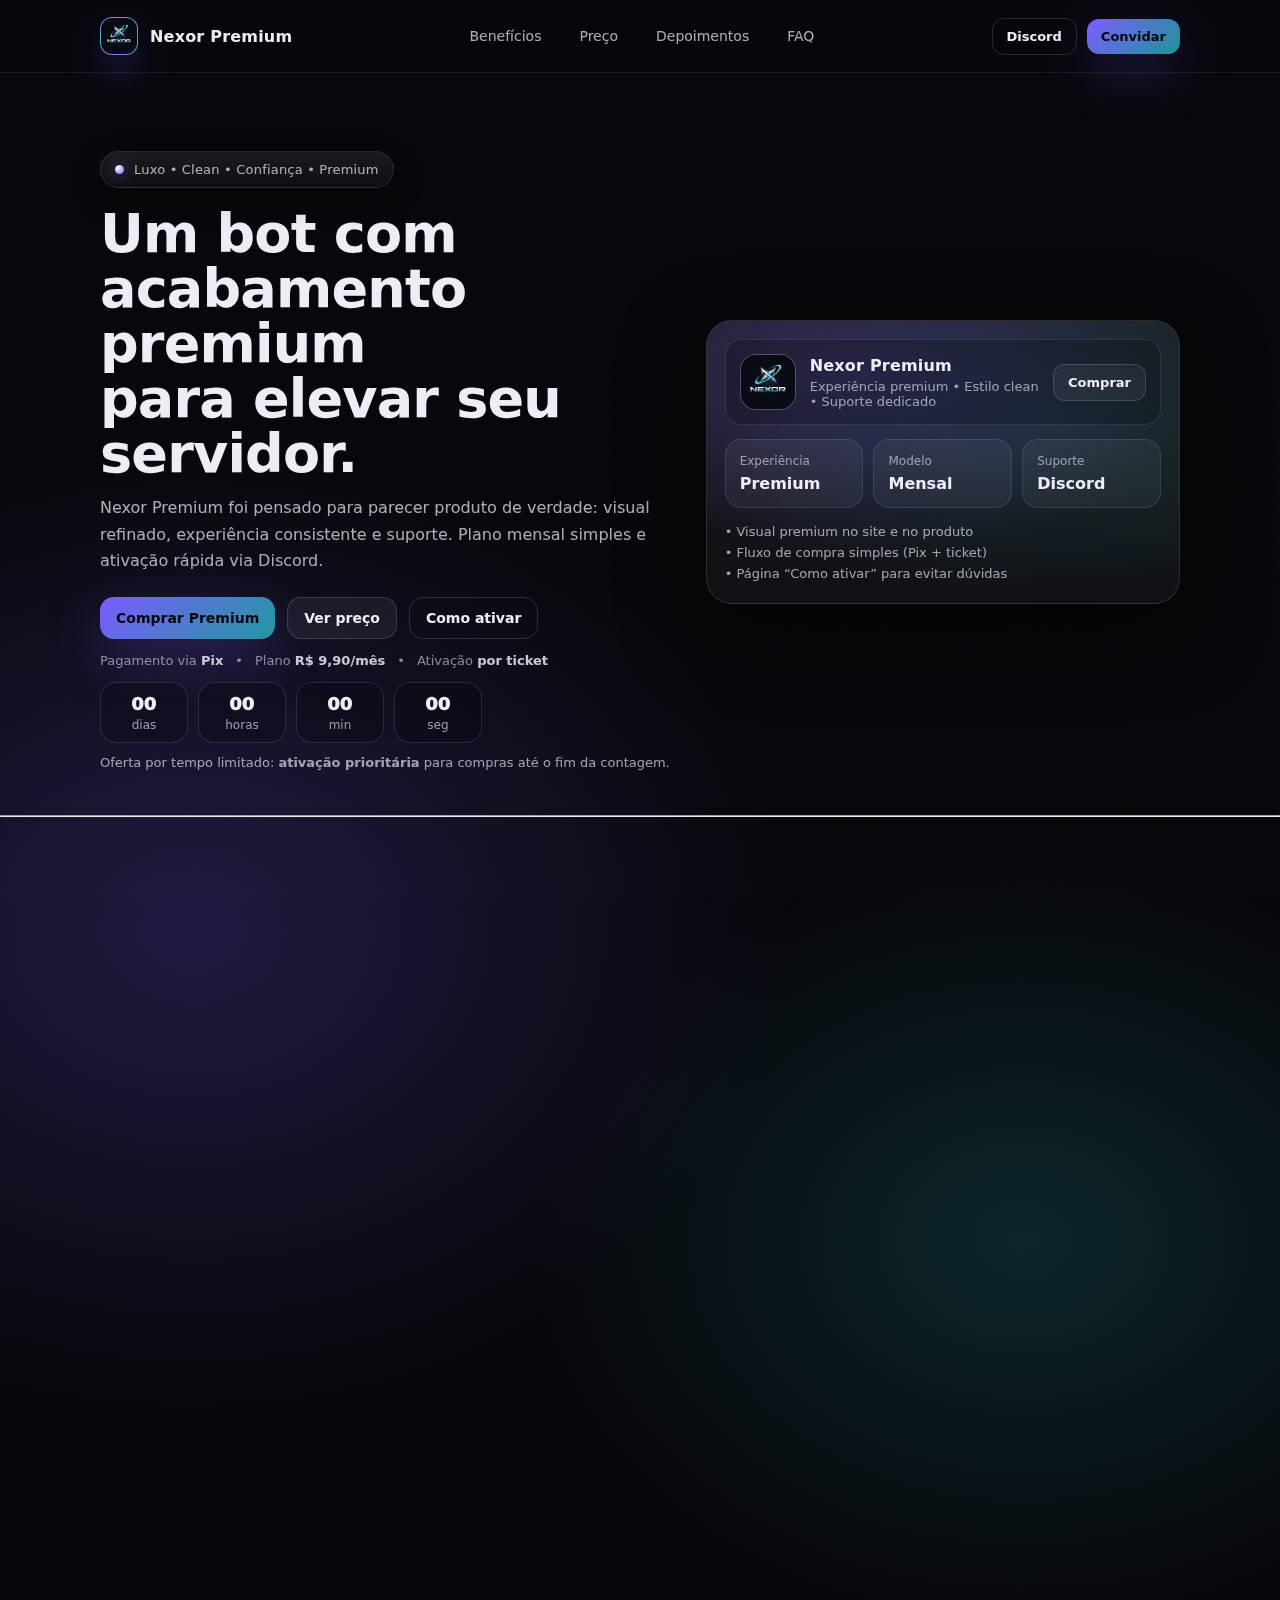
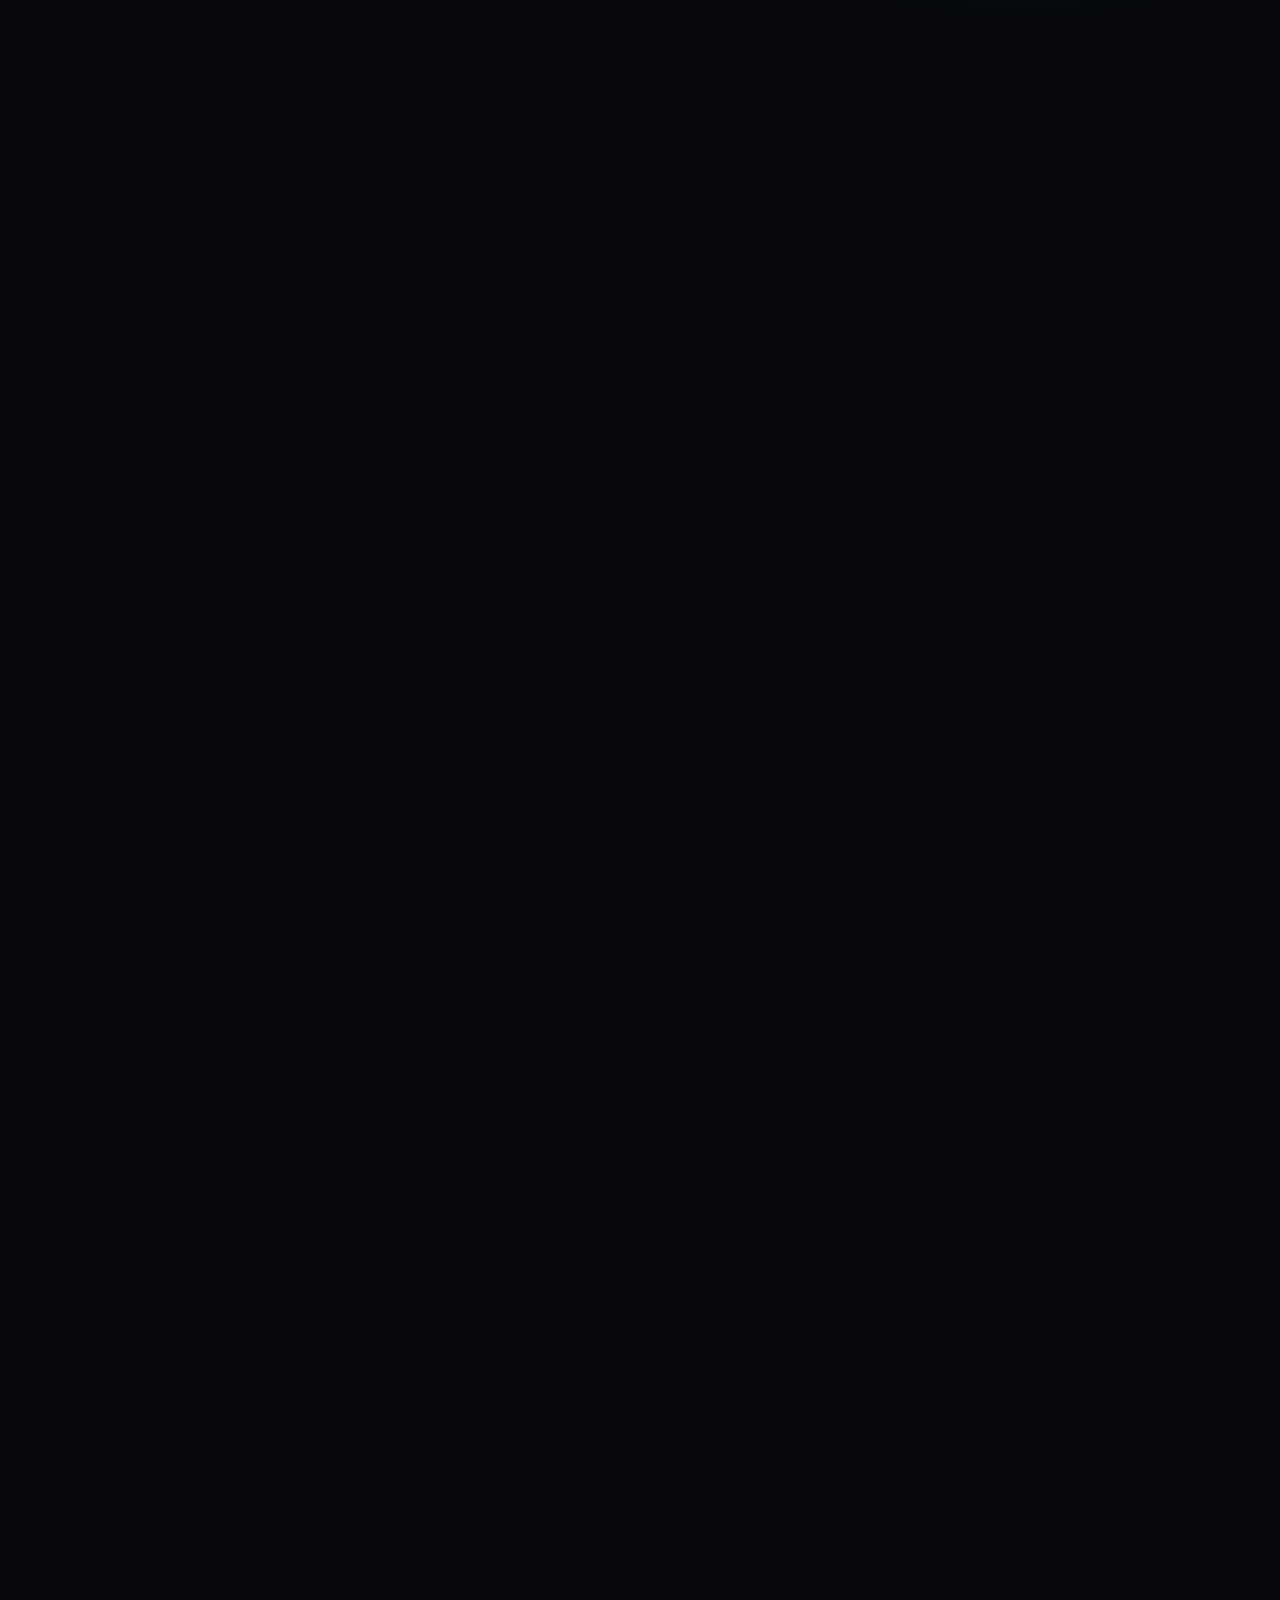
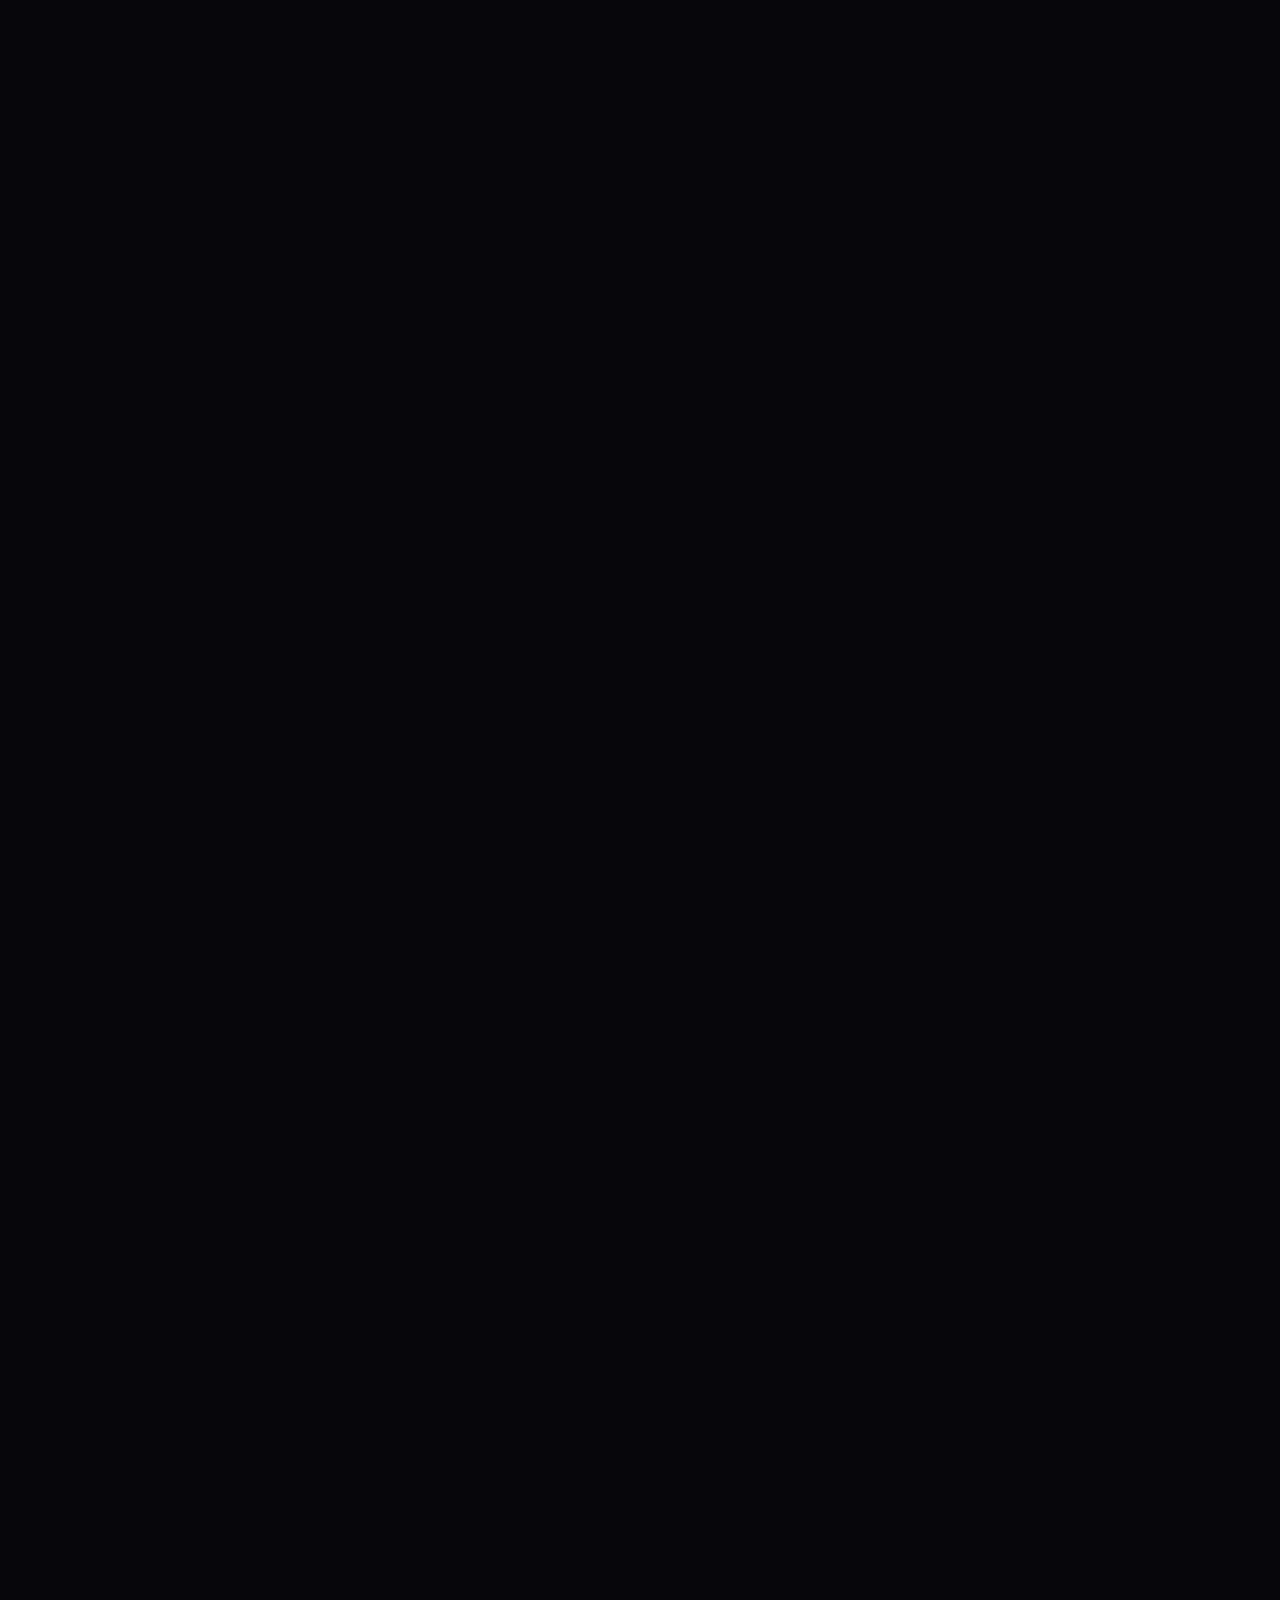
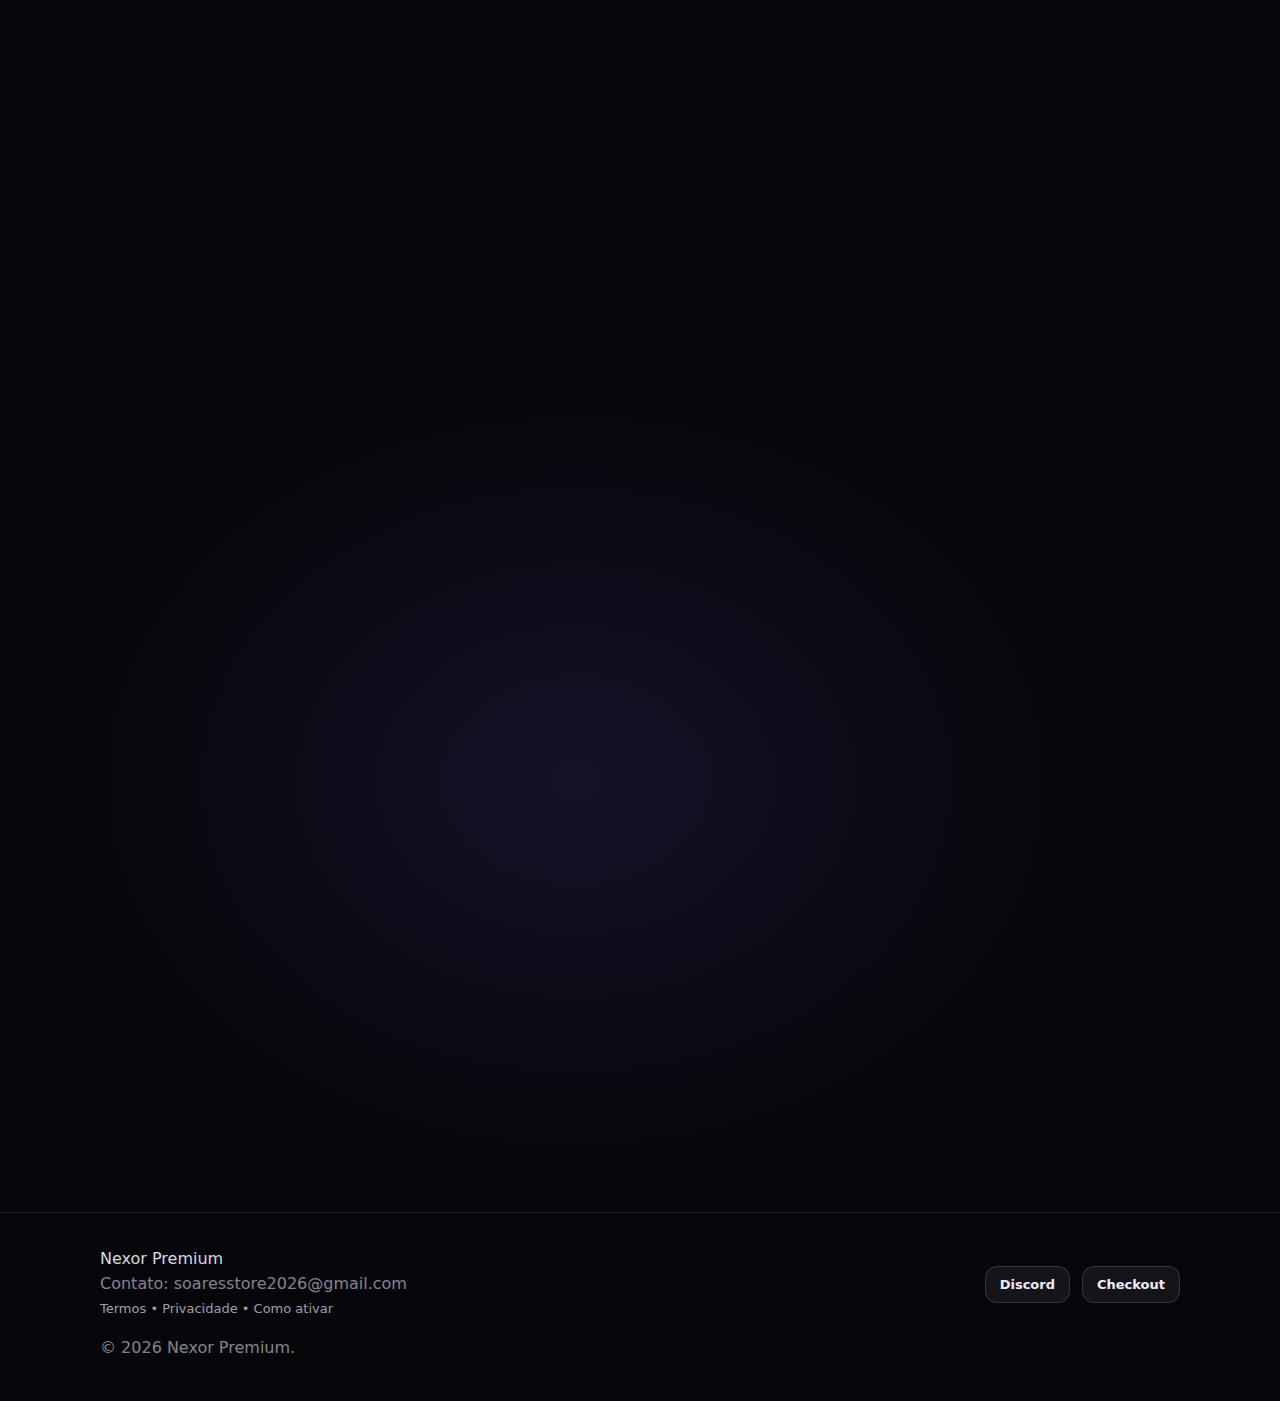
<file: index.html>
<!doctype html>
<html lang="pt-BR">
<head>
  <meta charset="utf-8"/>
  <meta name="viewport" content="width=device-width,initial-scale=1"/>
  <title>Nexor Premium — Experiência premium para seu servidor</title>
  <meta name="description" content="Nexor Premium: experiência premium, visual clean e suporte no Discord. Plano mensal e ativação rápida."/>
  <link rel="stylesheet" href="assets/style.css"/>
</head>
<body>
  <div class="nav">
    <div class="container">
      <div class="nav-inner">
        <a class="brand" href="index.html">
          <div class="logo"><img src="bot.png" alt="Nexor Premium"></div>
          <div>Nexor Premium</div>
        </a>

        <div class="nav-links">
          <a href="#beneficios">Benefícios</a>
          <a href="#preco">Preço</a>
          <a href="#depoimentos">Depoimentos</a>
          <a href="#faq">FAQ</a>
        </div>

        <div class="nav-cta">
          <a class="btn btn-small btn-ghost" href="https://discord.gg/CCv775xYhW" target="_blank" rel="noreferrer">Discord</a>
          <a class="btn btn-small btn-primary" href="https://discord.com/oauth2/authorize?client_id=1467877990779326484&permissions=8&integration_type=0&scope=bot+applications.commands" target="_blank" rel="noreferrer">Convidar</a>
        </div>
      </div>
    </div>
  </div>

  <div class="hero">
    <div class="container">
      <div class="hero-grid">
        <div class="reveal">
          <div class="pill"><span class="dot"></span> Luxo • Clean • Confiança • Premium</div>

          <h1 class="h-title">
            Um bot com <span class="shine">acabamento premium</span><br>
            para elevar seu servidor.
          </h1>

          <p class="h-sub">
            Nexor Premium foi pensado para parecer produto de verdade: visual refinado, experiência consistente e suporte.
            Plano mensal simples e ativação rápida via Discord.
          </p>

          <div class="hero-actions">
            <a class="btn btn-primary" href="checkout.html">Comprar Premium</a>
            <a class="btn" href="#preco">Ver preço</a>
            <a class="btn btn-ghost" href="como-ativar.html">Como ativar</a>
          </div>

          <div class="hero-note">
            <span>Pagamento via <b>Pix</b></span><span>•</span>
            <span>Plano <b>R$ 9,90/mês</b></span><span>•</span>
            <span>Ativação <b>por ticket</b></span>
          </div>

          <div class="countdown reveal" id="countdown" data-ends-at="2026-02-10T23:59:59-03:00">
            <div class="tbox"><div class="n" id="cd_d">00</div><div class="l">dias</div></div>
            <div class="tbox"><div class="n" id="cd_h">00</div><div class="l">horas</div></div>
            <div class="tbox"><div class="n" id="cd_m">00</div><div class="l">min</div></div>
            <div class="tbox"><div class="n" id="cd_s">00</div><div class="l">seg</div></div>
          </div>
          <div class="mini" style="margin-top:10px">
            Oferta por tempo limitado: <b>ativação prioritária</b> para compras até o fim da contagem.
          </div>
        </div>

        <div class="panel reveal">
          <div class="panel-inner">
            <div class="bot-card">
              <div class="bot-avatar"><img src="bot.png" alt="Nexor Premium"></div>
              <div style="flex:1">
                <div class="bot-name">Nexor Premium</div>
                <div class="bot-tag">Experiência premium • Estilo clean • Suporte dedicado</div>
              </div>
              <a class="btn btn-small" href="checkout.html">Comprar</a>
            </div>

            <div class="stats">
              <div class="stat"><div class="k">Experiência</div><div class="v">Premium</div></div>
              <div class="stat"><div class="k">Modelo</div><div class="v">Mensal</div></div>
              <div class="stat"><div class="k">Suporte</div><div class="v">Discord</div></div>
            </div>

            <div style="margin-top:14px" class="mini">
              • Visual premium no site e no produto<br>
              • Fluxo de compra simples (Pix + ticket)<br>
              • Página “Como ativar” para evitar dúvidas
            </div>
          </div>
        </div>

      </div>
    </div>
  </div>

  <hr class="sep">

  <div id="beneficios" class="section">
    <div class="container">
      <h2 class="section-title reveal">Feito para parecer premium em cada detalhe.</h2>
      <p class="section-sub reveal">
        O seu servidor ganha presença, organização e um fluxo de compra profissional. Ideal para quem quer vender,
        atender e crescer com mais confiança.
      </p>

      <div class="grid-3">
        <div class="card reveal">
          <h3>Visual & identidade</h3>
          <p>Estética clean com brilho suave, cards premium e layout estilo SaaS.</p>
        </div>
        <div class="card reveal">
          <h3>Experiência consistente</h3>
          <p>Fluxos claros: comprar → enviar comprovante → ativar. Sem confusão.</p>
        </div>
        <div class="card reveal">
          <h3>Suporte e evolução</h3>
          <p>Suporte no Discord e espaço para você evoluir o produto com o tempo.</p>
        </div>
      </div>
    </div>
  </div>

  <div id="preco" class="section">
    <div class="container">
      <h2 class="section-title reveal">Plano mensal simples.</h2>
      <p class="section-sub reveal">Pague via Pix e ative pelo ticket. Sem burocracia.</p>

      <div class="pricing">
        <div class="price-card reveal">
          <div class="price-inner">
            <div class="price-top">
              <div>
                <div class="plan">Premium Mensal</div>
                <div class="mini" style="margin-top:6px">Acesso por 30 dias</div>
              </div>
              <div class="badge">Mais escolhido</div>
            </div>

            <div class="price">
              <div class="big">R$ 9,90</div>
              <div class="per">/ mês</div>
            </div>

            <div class="list">
              <div class="li"><div class="check"><svg viewBox="0 0 24 24" fill="none"><path d="M20 6L9 17l-5-5" stroke="currentColor" stroke-width="2" stroke-linecap="round" stroke-linejoin="round"/></svg></div>Acesso premium liberado</div>
              <div class="li"><div class="check"><svg viewBox="0 0 24 24" fill="none"><path d="M20 6L9 17l-5-5" stroke="currentColor" stroke-width="2" stroke-linecap="round" stroke-linejoin="round"/></svg></div>Suporte no Discord</div>
              <div class="li"><div class="check"><svg viewBox="0 0 24 24" fill="none"><path d="M20 6L9 17l-5-5" stroke="currentColor" stroke-width="2" stroke-linecap="round" stroke-linejoin="round"/></svg></div>Atualizações contínuas</div>
            </div>

            <div style="margin-top:16px; display:flex; gap:10px; flex-wrap:wrap">
              <a class="btn btn-primary" href="checkout.html">Comprar Premium</a>
              <a class="btn" href="como-ativar.html">Como ativar</a>
            </div>
          </div>
        </div>

        <div class="side-card reveal">
          <h3>Como funciona?</h3>
          <p>
            1) Pague via Pix<br>
            2) Abra ticket no Discord<br>
            3) Envie comprovante + usuário/ID<br>
            4) Premium ativado por 30 dias
          </p>
          <div style="height:12px"></div>
          <div class="mini">Transparência:</div>
          <div class="mini">
            <a href="termos.html">Termos</a> • <a href="privacidade.html">Privacidade</a>
          </div>
          <div style="height:12px"></div>
          <a class="btn btn-small" href="https://discord.gg/CCv775xYhW" target="_blank" rel="noreferrer">Falar no Discord</a>
        </div>
      </div>
    </div>
  </div>

  <!-- ===== Depoimentos Pro ===== -->
  <div id="depoimentos" class="section">
    <div class="container">
      <h2 class="section-title reveal">Depoimentos</h2>
      <p class="section-sub reveal">
        Avaliações em rotação automática (20 feedbacks). Pausa ao passar o mouse.
      </p>

      <div class="panel reveal">
        <div class="panel-inner">
          <div style="display:flex; justify-content:space-between; align-items:center; gap:12px; flex-wrap:wrap;">
            <div class="pill"><span class="dot"></span> Experiência premium • Feedbacks</div>
            <div style="display:flex; gap:10px; flex-wrap:wrap;">
              <button class="btn btn-small" id="tPrev">← Anterior</button>
              <button class="btn btn-small btn-primary" id="tNext">Próxima →</button>
            </div>
          </div>

          <div style="height:14px"></div>

          <div id="tCarousel" class="t-wrap">
            <div id="tTrack" class="t-track"></div>
          </div>

          <div id="tDots" class="t-dots"></div>

          <div class="mini" style="text-align:center; margin-top:10px;">
            Quer deixar “real oficial”? Depois você me manda os prints e eu adapto como “verificado”.
          </div>
        </div>
      </div>
    </div>
  </div>

  <div id="faq" class="section">
    <div class="container">
      <h2 class="section-title reveal">FAQ</h2>
      <p class="section-sub reveal">Dúvidas rápidas antes de comprar.</p>

      <details class="reveal"><summary>Quanto tempo para ativar?</summary><p>Depois que você enviar o comprovante no ticket, a ativação é feita o quanto antes (depende do horário do suporte).</p></details>
      <details class="reveal"><summary>O Premium dura quanto?</summary><p>30 dias. Para continuar, renove com um novo pagamento mensal.</p></details>
      <details class="reveal"><summary>Posso cancelar?</summary><p>Sim. Basta não renovar no próximo mês.</p></details>
      <details class="reveal"><summary>Onde envio o comprovante?</summary><p>No Discord: abra um ticket e envie o comprovante + seu usuário/ID.</p></details>
    </div>
  </div>

  <div class="section">
    <div class="container">
      <div class="cta reveal">
        <div>
          <h2>Pronto pra ter uma experiência premium?</h2>
          <p>Compre o Premium agora e ative pelo ticket.</p>
        </div>
        <div style="display:flex; gap:10px; flex-wrap:wrap">
          <a class="btn" href="https://discord.com/oauth2/authorize?client_id=1467877990779326484&permissions=8&integration_type=0&scope=bot+applications.commands" target="_blank" rel="noreferrer">Convidar bot</a>
          <a class="btn btn-primary" href="checkout.html">Comprar Premium</a>
        </div>
      </div>
    </div>
  </div>

  <div class="footer">
    <div class="container">
      <div class="footer-grid">
        <div>
          <div style="font-weight:1100; color:rgba(237,237,247,.92)">Nexor Premium</div>
          <div style="margin-top:6px">Contato: <a href="mailto:soaresstore2026@gmail.com">soaresstore2026@gmail.com</a></div>
          <div style="margin-top:6px" class="mini">
            <a href="termos.html">Termos</a> • <a href="privacidade.html">Privacidade</a> • <a href="como-ativar.html">Como ativar</a>
          </div>
        </div>
        <div style="display:flex; gap:12px; flex-wrap:wrap">
          <a class="btn btn-small" href="https://discord.gg/CCv775xYhW" target="_blank" rel="noreferrer">Discord</a>
          <a class="btn btn-small" href="checkout.html">Checkout</a>
        </div>
      </div>
      <div style="margin-top:18px">© 2026 Nexor Premium.</div>
    </div>
  </div>

  <div class="toast" id="toast">Copiado ✅</div>
  <script src="assets/app.js"></script>
</body>
</html>
</file>
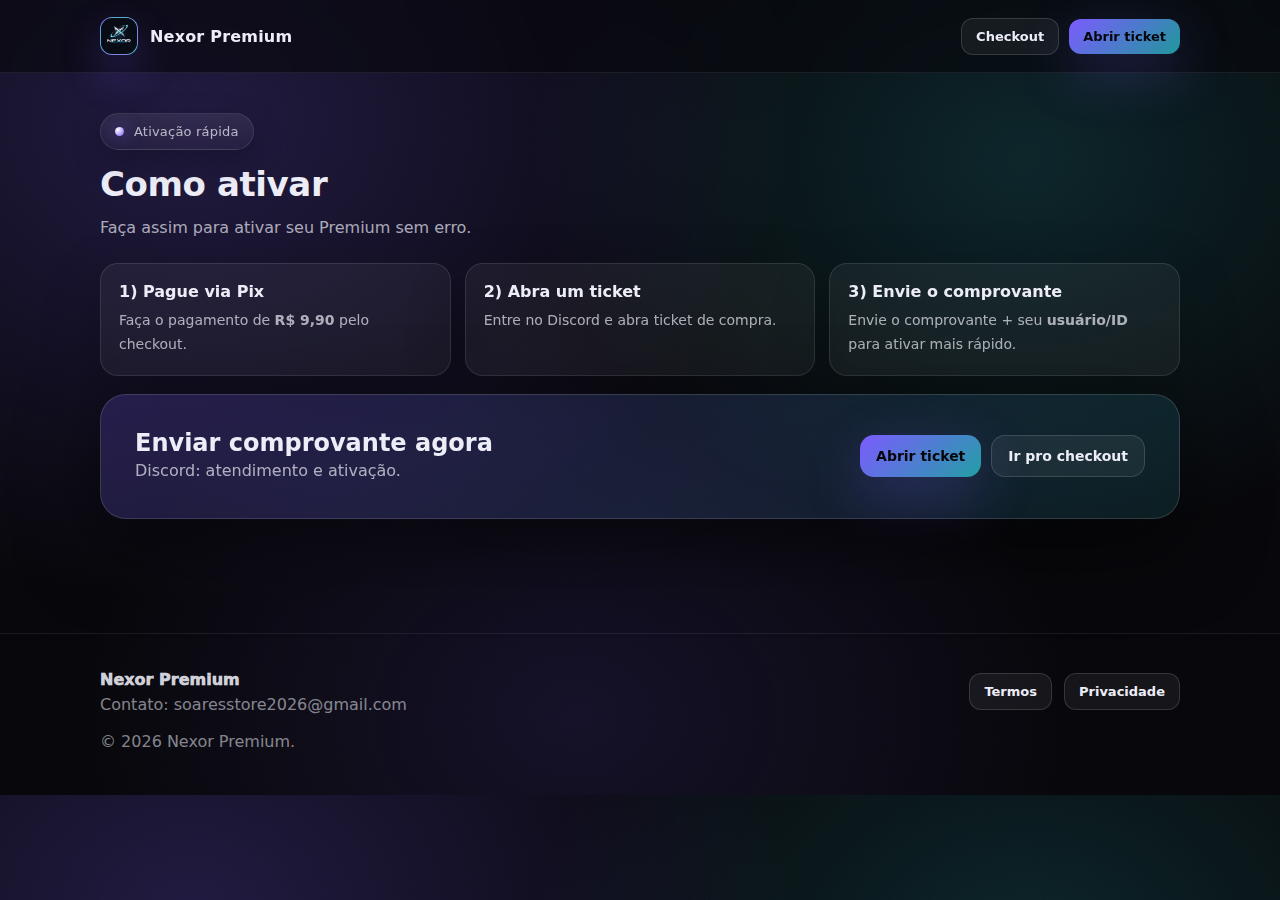
<file: como-ativar.html>
<!doctype html>
<html lang="pt-BR">
<head>
  <meta charset="utf-8"/>
  <meta name="viewport" content="width=device-width,initial-scale=1"/>
  <title>Como ativar — Nexor Premium</title>
  <link rel="stylesheet" href="assets/style.css"/>
</head>
<body>
  <div class="nav">
    <div class="container">
      <div class="nav-inner">
        <a class="brand" href="index.html">
          <div class="logo"><img src="bot.png" alt="Nexor Premium"></div>
          <div>Nexor Premium</div>
        </a>
        <div class="nav-cta">
          <a class="btn btn-small" href="checkout.html">Checkout</a>
          <a class="btn btn-small btn-primary" href="https://discord.gg/PcBawDgXRW" target="_blank" rel="noreferrer">Abrir ticket</a>
        </div>
      </div>
    </div>
  </div>

  <div class="page">
    <div class="container">
      <div class="pill"><span class="dot"></span> Ativação rápida</div>
      <h1 style="margin-top:14px">Como ativar</h1>
      <p>Faça assim para ativar seu Premium sem erro.</p>

      <div class="section" style="padding-top:22px">
        <div class="grid-3">
          <div class="card reveal">
            <h3>1) Pague via Pix</h3>
            <p>Faça o pagamento de <b>R$ 9,90</b> pelo checkout.</p>
          </div>
          <div class="card reveal">
            <h3>2) Abra um ticket</h3>
            <p>Entre no Discord e abra ticket de compra.</p>
          </div>
          <div class="card reveal">
            <h3>3) Envie o comprovante</h3>
            <p>Envie o comprovante + seu <b>usuário/ID</b> para ativar mais rápido.</p>
          </div>
        </div>

        <div class="cta reveal" style="margin-top:18px">
          <div>
            <h2>Enviar comprovante agora</h2>
            <p>Discord: atendimento e ativação.</p>
          </div>
          <div style="display:flex; gap:10px; flex-wrap:wrap">
            <a class="btn btn-primary" href="https://discord.gg/PcBawDgXRW" target="_blank" rel="noreferrer">Abrir ticket</a>
            <a class="btn" href="checkout.html">Ir pro checkout</a>
          </div>
        </div>
      </div>
    </div>
  </div>

  <div class="footer">
    <div class="container">
      <div class="footer-grid">
        <div>
          <div style="font-weight:950; color:rgba(237,237,247,.9)">Nexor Premium</div>
          <div style="margin-top:6px">Contato: <a href="mailto:soaresstore2026@gmail.com">soaresstore2026@gmail.com</a></div>
        </div>
        <div style="display:flex; gap:12px; flex-wrap:wrap">
          <a class="btn btn-small" href="termos.html">Termos</a>
          <a class="btn btn-small" href="privacidade.html">Privacidade</a>
        </div>
      </div>
      <div style="margin-top:18px">© 2026 Nexor Premium.</div>
    </div>
  </div>

  <div class="toast" id="toast">Copiado ✅</div>
  <script src="assets/app.js"></script>
</body>
</html>
</file>
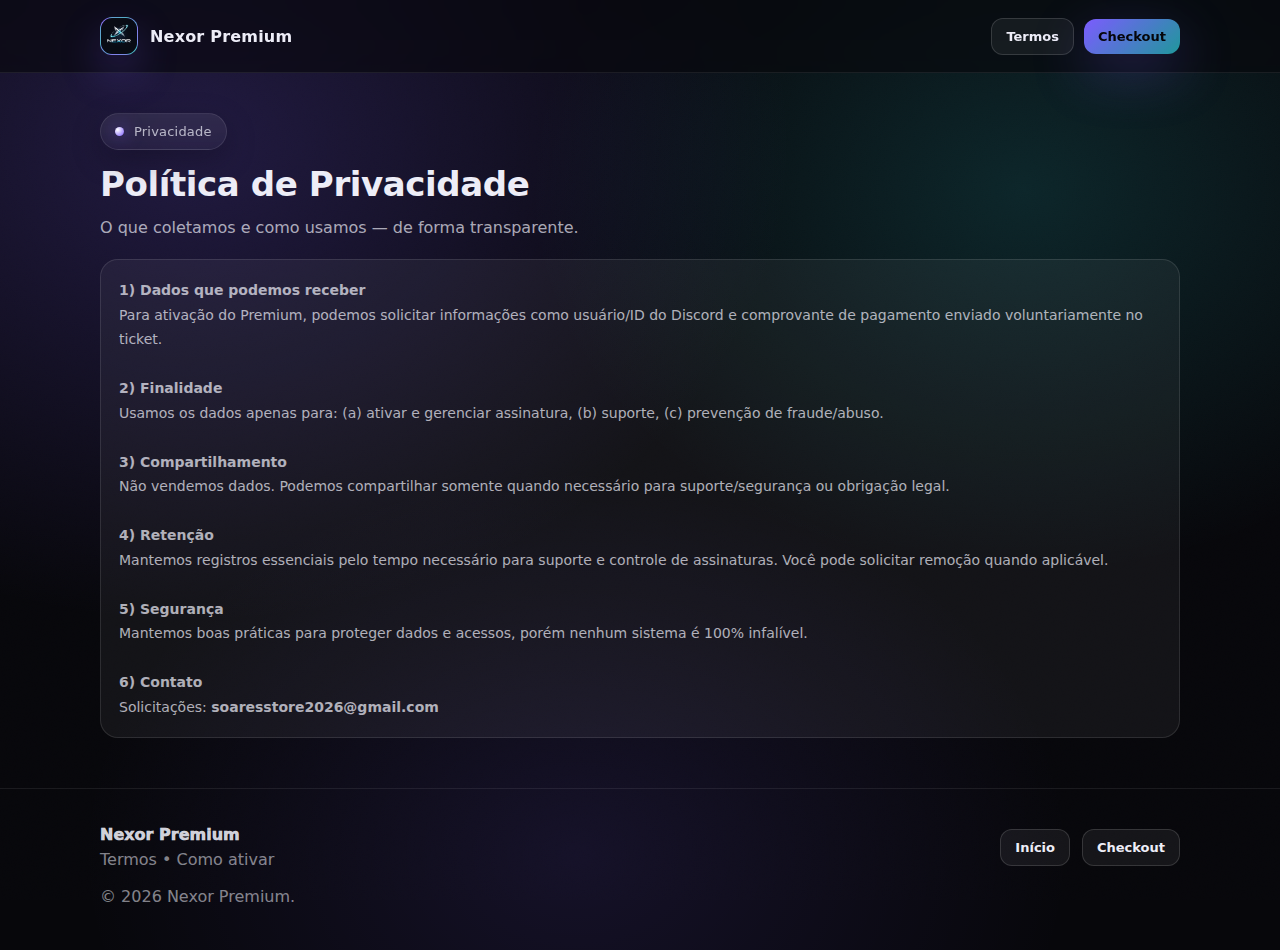
<file: privacidade.html>
<!doctype html>
<html lang="pt-BR">
<head>
  <meta charset="utf-8"/>
  <meta name="viewport" content="width=device-width,initial-scale=1"/>
  <title>Política de Privacidade — Nexor Premium</title>
  <link rel="stylesheet" href="assets/style.css"/>
</head>
<body>
  <div class="nav">
    <div class="container">
      <div class="nav-inner">
        <a class="brand" href="index.html">
          <div class="logo"><img src="bot.png" alt="Nexor Premium"></div>
          <div>Nexor Premium</div>
        </a>
        <div class="nav-cta">
          <a class="btn btn-small" href="termos.html">Termos</a>
          <a class="btn btn-small btn-primary" href="checkout.html">Checkout</a>
        </div>
      </div>
    </div>
  </div>

  <div class="page">
    <div class="container">
      <div class="pill"><span class="dot"></span> Privacidade</div>
      <h1 style="margin-top:14px">Política de Privacidade</h1>
      <p>O que coletamos e como usamos — de forma transparente.</p>

      <div class="policy">
        <b>1) Dados que podemos receber</b><br>
        Para ativação do Premium, podemos solicitar informações como usuário/ID do Discord e comprovante de pagamento enviado voluntariamente no ticket.<br><br>

        <b>2) Finalidade</b><br>
        Usamos os dados apenas para: (a) ativar e gerenciar assinatura, (b) suporte, (c) prevenção de fraude/abuso.<br><br>

        <b>3) Compartilhamento</b><br>
        Não vendemos dados. Podemos compartilhar somente quando necessário para suporte/segurança ou obrigação legal.<br><br>

        <b>4) Retenção</b><br>
        Mantemos registros essenciais pelo tempo necessário para suporte e controle de assinaturas. Você pode solicitar remoção quando aplicável.<br><br>

        <b>5) Segurança</b><br>
        Mantemos boas práticas para proteger dados e acessos, porém nenhum sistema é 100% infalível.<br><br>

        <b>6) Contato</b><br>
        Solicitações: <b>soaresstore2026@gmail.com</b>
      </div>
    </div>
  </div>

  <div class="footer">
    <div class="container">
      <div class="footer-grid">
        <div>
          <div style="font-weight:950; color:rgba(237,237,247,.9)">Nexor Premium</div>
          <div style="margin-top:6px"><a href="termos.html">Termos</a> • <a href="como-ativar.html">Como ativar</a></div>
        </div>
        <div style="display:flex; gap:12px; flex-wrap:wrap">
          <a class="btn btn-small" href="index.html">Início</a>
          <a class="btn btn-small" href="checkout.html">Checkout</a>
        </div>
      </div>
      <div style="margin-top:18px">© 2026 Nexor Premium.</div>
    </div>
  </div>

  <script src="assets/app.js"></script>
</body>
</html>
</file>
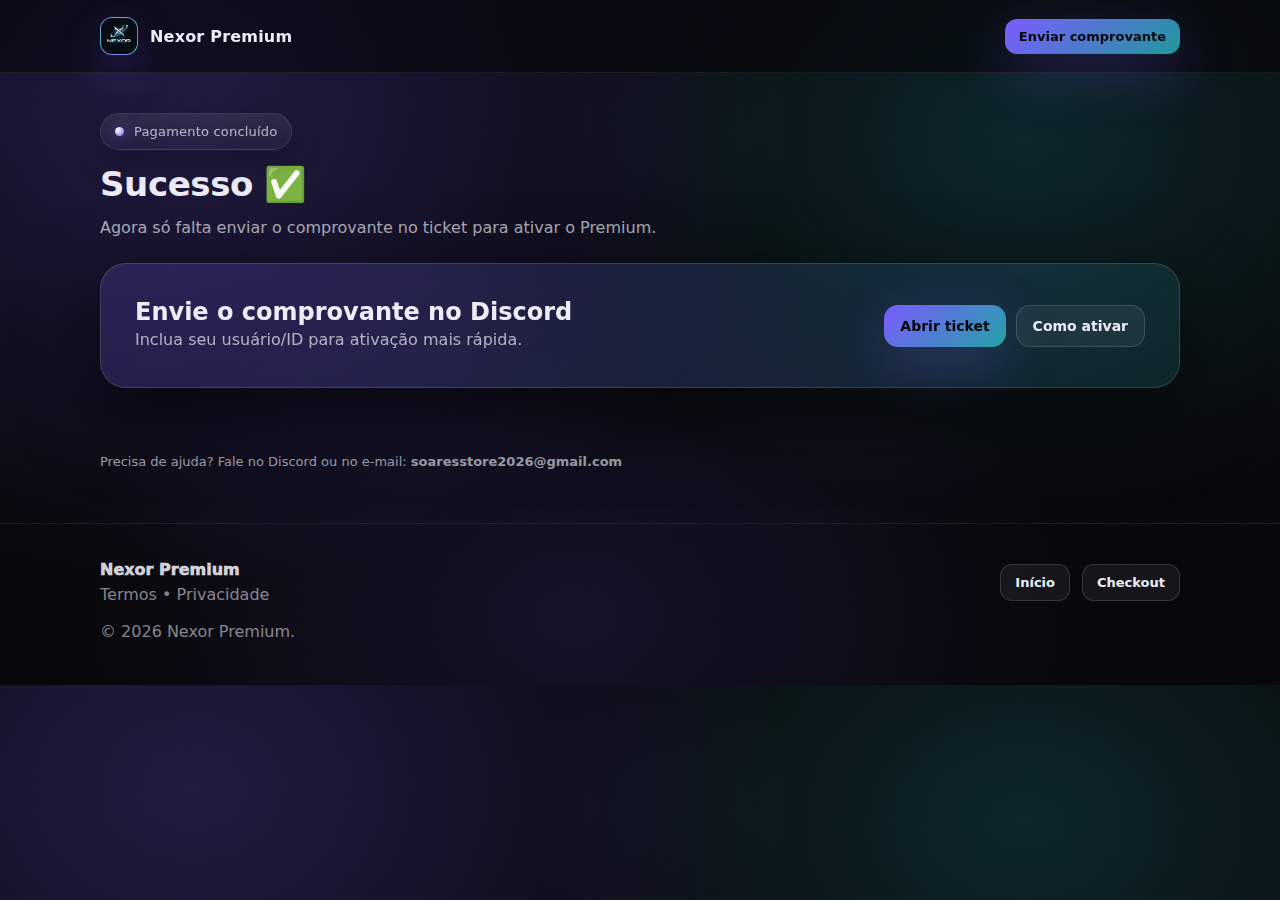
<file: sucesso.html>
<!doctype html>
<html lang="pt-BR">
<head>
  <meta charset="utf-8"/>
  <meta name="viewport" content="width=device-width,initial-scale=1"/>
  <title>Sucesso — Nexor Premium</title>
  <link rel="stylesheet" href="assets/style.css"/>
</head>
<body>
  <div class="nav">
    <div class="container">
      <div class="nav-inner">
        <a class="brand" href="index.html">
          <div class="logo"><img src="bot.png" alt="Nexor Premium"></div>
          <div>Nexor Premium</div>
        </a>
        <div class="nav-cta">
          <a class="btn btn-small btn-primary" href="https://discord.gg/PcBawDgXRW" target="_blank" rel="noreferrer">Enviar comprovante</a>
        </div>
      </div>
    </div>
  </div>

  <div class="page">
    <div class="container">
      <div class="pill"><span class="dot"></span> Pagamento concluído</div>
      <h1 style="margin-top:14px">Sucesso ✅</h1>
      <p>Agora só falta enviar o comprovante no ticket para ativar o Premium.</p>

      <div class="section" style="padding-top:22px">
        <div class="cta reveal">
          <div>
            <h2>Envie o comprovante no Discord</h2>
            <p>Inclua seu usuário/ID para ativação mais rápida.</p>
          </div>
          <div style="display:flex; gap:10px; flex-wrap:wrap">
            <a class="btn btn-primary" href="https://discord.gg/PcBawDgXRW" target="_blank" rel="noreferrer">Abrir ticket</a>
            <a class="btn" href="como-ativar.html">Como ativar</a>
          </div>
        </div>
      </div>

      <div class="mini">Precisa de ajuda? Fale no Discord ou no e-mail: <b>soaresstore2026@gmail.com</b></div>
    </div>
  </div>

  <div class="footer">
    <div class="container">
      <div class="footer-grid">
        <div>
          <div style="font-weight:950; color:rgba(237,237,247,.9)">Nexor Premium</div>
          <div style="margin-top:6px"><a href="termos.html">Termos</a> • <a href="privacidade.html">Privacidade</a></div>
        </div>
        <div style="display:flex; gap:12px; flex-wrap:wrap">
          <a class="btn btn-small" href="index.html">Início</a>
          <a class="btn btn-small" href="checkout.html">Checkout</a>
        </div>
      </div>
      <div style="margin-top:18px">© 2026 Nexor Premium.</div>
    </div>
  </div>

  <script src="assets/app.js"></script>
</body>
</html>
</file>
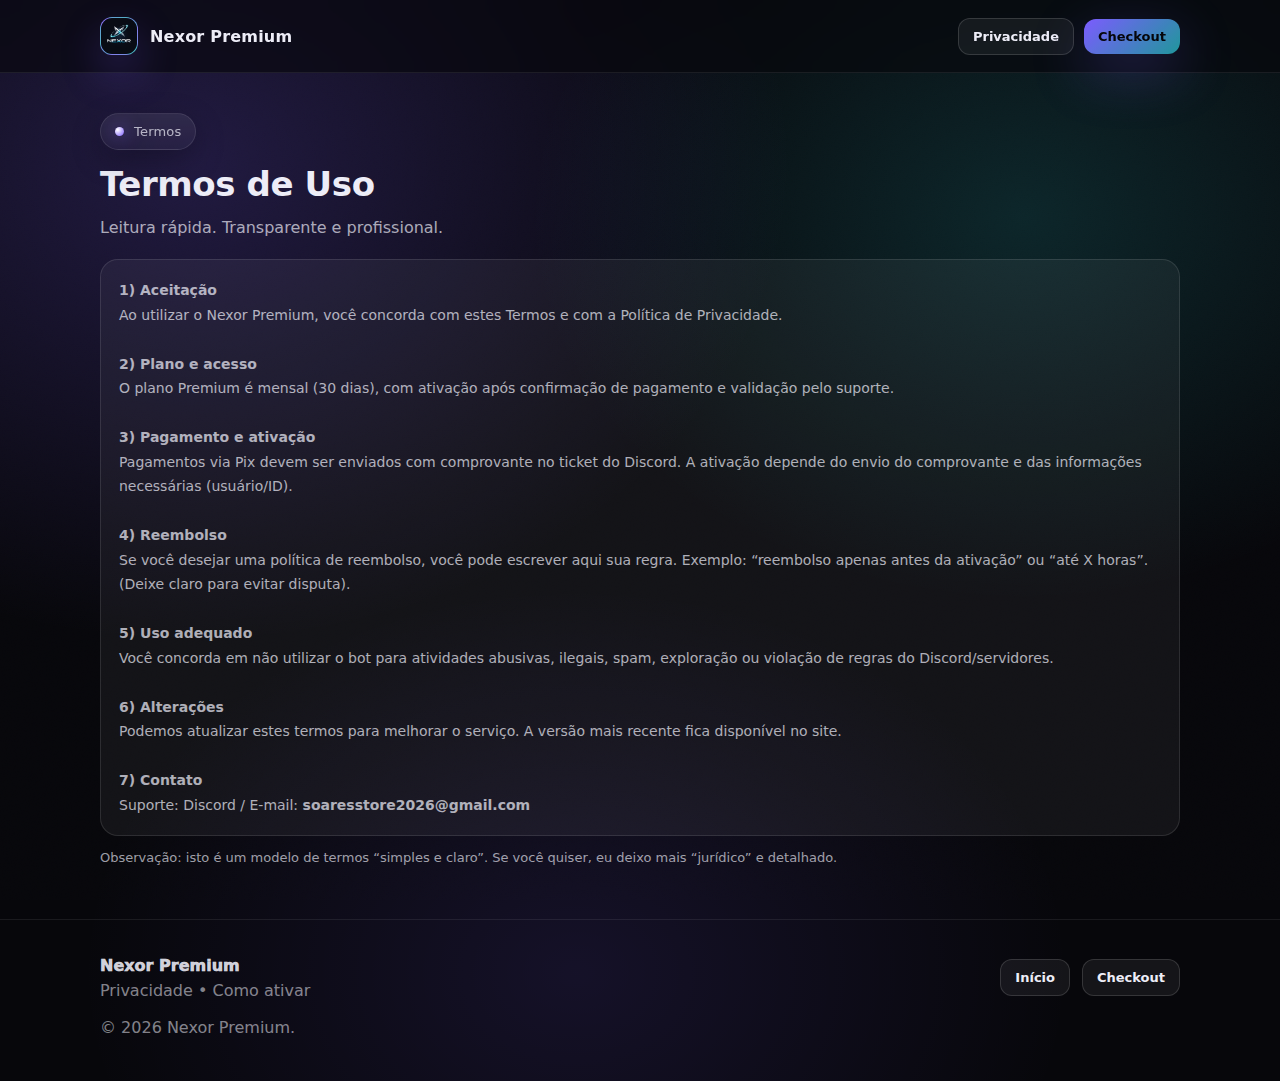
<file: termos.html>
<!doctype html>
<html lang="pt-BR">
<head>
  <meta charset="utf-8"/>
  <meta name="viewport" content="width=device-width,initial-scale=1"/>
  <title>Termos de Uso — Nexor Premium</title>
  <link rel="stylesheet" href="assets/style.css"/>
</head>
<body>
  <div class="nav">
    <div class="container">
      <div class="nav-inner">
        <a class="brand" href="index.html">
          <div class="logo"><img src="bot.png" alt="Nexor Premium"></div>
          <div>Nexor Premium</div>
        </a>
        <div class="nav-cta">
          <a class="btn btn-small" href="privacidade.html">Privacidade</a>
          <a class="btn btn-small btn-primary" href="checkout.html">Checkout</a>
        </div>
      </div>
    </div>
  </div>

  <div class="page">
    <div class="container">
      <div class="pill"><span class="dot"></span> Termos</div>
      <h1 style="margin-top:14px">Termos de Uso</h1>
      <p>Leitura rápida. Transparente e profissional.</p>

      <div class="policy">
        <b>1) Aceitação</b><br>
        Ao utilizar o Nexor Premium, você concorda com estes Termos e com a Política de Privacidade.<br><br>

        <b>2) Plano e acesso</b><br>
        O plano Premium é mensal (30 dias), com ativação após confirmação de pagamento e validação pelo suporte.<br><br>

        <b>3) Pagamento e ativação</b><br>
        Pagamentos via Pix devem ser enviados com comprovante no ticket do Discord. A ativação depende do envio do comprovante e das informações necessárias (usuário/ID).<br><br>

        <b>4) Reembolso</b><br>
        Se você desejar uma política de reembolso, você pode escrever aqui sua regra. Exemplo: “reembolso apenas antes da ativação” ou “até X horas”. (Deixe claro para evitar disputa).<br><br>

        <b>5) Uso adequado</b><br>
        Você concorda em não utilizar o bot para atividades abusivas, ilegais, spam, exploração ou violação de regras do Discord/servidores.<br><br>

        <b>6) Alterações</b><br>
        Podemos atualizar estes termos para melhorar o serviço. A versão mais recente fica disponível no site.<br><br>

        <b>7) Contato</b><br>
        Suporte: Discord / E-mail: <b>soaresstore2026@gmail.com</b>
      </div>

      <div class="mini" style="margin-top:12px">
        Observação: isto é um modelo de termos “simples e claro”. Se você quiser, eu deixo mais “jurídico” e detalhado.
      </div>
    </div>
  </div>

  <div class="footer">
    <div class="container">
      <div class="footer-grid">
        <div>
          <div style="font-weight:950; color:rgba(237,237,247,.9)">Nexor Premium</div>
          <div style="margin-top:6px"><a href="privacidade.html">Privacidade</a> • <a href="como-ativar.html">Como ativar</a></div>
        </div>
        <div style="display:flex; gap:12px; flex-wrap:wrap">
          <a class="btn btn-small" href="index.html">Início</a>
          <a class="btn btn-small" href="checkout.html">Checkout</a>
        </div>
      </div>
      <div style="margin-top:18px">© 2026 Nexor Premium.</div>
    </div>
  </div>

  <script src="assets/app.js"></script>
</body>
</html>
</file>
<file: assets/style.css>
:root{
  --bg:#07070b;
  --panel: rgba(255,255,255,.06);
  --panel2: rgba(255,255,255,.085);
  --text:#EDEDF7;
  --muted:rgba(237,237,247,.72);
  --line: rgba(255,255,255,.10);
  --brand:#7C5CFF;
  --brand2:#2DE2E6;
  --shadow: 0 25px 80px rgba(0,0,0,.55);
  --radius: 18px;
  --radius2: 26px;
}

*{box-sizing:border-box}
html{scroll-behavior:smooth}
body{
  margin:0;
  font-family: ui-sans-serif, system-ui, -apple-system, Segoe UI, Roboto, Arial, "Helvetica Neue";
  background:
    radial-gradient(1000px 800px at 15% 15%, rgba(124,92,255,.22), transparent 60%),
    radial-gradient(900px 700px at 80% 20%, rgba(45,226,230,.14), transparent 55%),
    radial-gradient(900px 700px at 45% 90%, rgba(124,92,255,.12), transparent 55%),
    var(--bg);
  color:var(--text);
  overflow-x:hidden;
}
body:before{
  content:"";
  position:fixed; inset:0;
  pointer-events:none;
  background-image: url("data:image/svg+xml,%3Csvg xmlns='http://www.w3.org/2000/svg' width='220' height='220'%3E%3Cfilter id='n'%3E%3CfeTurbulence type='fractalNoise' baseFrequency='.8' numOctaves='3' stitchTiles='stitch'/%3E%3C/filter%3E%3Crect width='220' height='220' filter='url(%23n)' opacity='.18'/%3E%3C/svg%3E");
  mix-blend-mode: overlay;
  opacity:.18;
}

a{color:inherit; text-decoration:none}
.container{max-width:1120px; margin:0 auto; padding:0 20px}

.nav{
  position: sticky;
  top:0; z-index: 20;
  backdrop-filter: blur(14px);
  background: rgba(7,7,11,.62);
  border-bottom: 1px solid rgba(255,255,255,.08);
}
.nav-inner{
  display:flex; align-items:center; justify-content:space-between;
  height:72px;
}
.brand{
  display:flex; align-items:center; gap:12px;
  font-weight:800;
  letter-spacing:.2px;
}
.logo{
  width:38px; height:38px; border-radius:12px;
  background: linear-gradient(135deg, rgba(124,92,255,.95), rgba(45,226,230,.75));
  box-shadow: 0 18px 40px rgba(124,92,255,.25);
  display:grid; place-items:center;
  border: 1px solid rgba(255,255,255,.18);
  overflow:hidden;
}
.logo img{width:100%; height:100%; object-fit:cover; display:block}

.nav-links{
  display:flex; gap:18px; align-items:center;
  color:var(--muted);
  font-size:14px;
}
.nav-links a{padding:10px 10px; border-radius:12px}
.nav-links a:hover{background:rgba(255,255,255,.06); color:var(--text)}
.nav-cta{display:flex; gap:10px; align-items:center}

.btn{
  display:inline-flex; align-items:center; justify-content:center; gap:10px;
  padding:12px 16px;
  border-radius: 14px;
  border:1px solid rgba(255,255,255,.14);
  background: rgba(255,255,255,.06);
  color:var(--text);
  font-weight:700;
  font-size:14px;
  transition: transform .15s ease, background .15s ease, border-color .15s ease;
  cursor:pointer;
  user-select:none;
}
.btn:hover{transform: translateY(-1px); background: rgba(255,255,255,.085); border-color: rgba(255,255,255,.18)}
.btn-primary{
  border:0;
  background: linear-gradient(135deg, var(--brand), rgba(45,226,230,.65));
  color:#05050a;
  box-shadow: 0 18px 55px rgba(124,92,255,.28);
}
.btn-primary:hover{transform: translateY(-1px) scale(1.01)}
.btn-ghost{background: transparent;border:1px solid rgba(255,255,255,.14)}
.btn-small{padding:10px 14px; border-radius: 12px; font-size:13px}

.pill{
  display:inline-flex; align-items:center; gap:10px;
  padding:10px 14px;
  border:1px solid var(--line);
  background: linear-gradient(180deg, rgba(255,255,255,.08), rgba(255,255,255,.03));
  border-radius:999px;
  backdrop-filter: blur(10px);
  box-shadow: 0 10px 30px rgba(0,0,0,.25);
  color:var(--muted);
  font-size: 13px;
  letter-spacing: .2px;
}
.dot{
  width:9px; height:9px; border-radius:99px;
  background: radial-gradient(circle at 30% 30%, #fff, var(--brand));
  box-shadow: 0 0 18px rgba(124,92,255,.75);
}

.hero{padding: 78px 0 34px}
.hero-grid{
  display:grid;
  grid-template-columns: 1.1fr .9fr;
  gap: 26px;
  align-items: center;
}
.h-title{
  font-size: 54px;
  line-height: 1.02;
  margin: 18px 0 14px;
  letter-spacing: -.8px;
}
.h-sub{
  color: var(--muted);
  font-size: 16px;
  line-height: 1.65;
  margin: 0 0 22px;
  max-width: 560px;
}
.hero-actions{display:flex; gap:12px; flex-wrap:wrap}
.hero-note{
  margin-top: 14px;
  color: rgba(237,237,247,.55);
  font-size: 13px;
  display:flex; gap:12px; flex-wrap:wrap; align-items:center;
}
.hero-note b{color: rgba(237,237,247,.84); font-weight:800}

.panel{
  background: linear-gradient(180deg, rgba(255,255,255,.08), rgba(255,255,255,.04));
  border: 1px solid rgba(255,255,255,.12);
  border-radius: var(--radius2);
  box-shadow: var(--shadow);
  overflow:hidden;
  position:relative;
}
.panel:after{
  content:"";
  position:absolute; inset:-1px;
  background: radial-gradient(600px 300px at 30% 20%, rgba(124,92,255,.28), transparent 60%),
              radial-gradient(700px 320px at 75% 35%, rgba(45,226,230,.12), transparent 60%);
  pointer-events:none;
  opacity:.9;
}
.panel-inner{position:relative; z-index:1; padding: 18px}

.bot-card{
  display:flex; align-items:center; gap:14px;
  padding: 14px;
  border-radius: 16px;
  background: rgba(0,0,0,.22);
  border: 1px solid rgba(255,255,255,.10);
}
.bot-avatar{
  width: 56px; height: 56px;
  border-radius: 16px;
  overflow:hidden;
  border: 1px solid rgba(255,255,255,.18);
  background: rgba(255,255,255,.06);
}
.bot-avatar img{width:100%; height:100%; object-fit:cover; display:block}
.bot-name{font-weight:900; letter-spacing:.2px}
.bot-tag{color: rgba(237,237,247,.62); font-size: 13px; margin-top:4px}

.stats{
  display:grid;
  grid-template-columns: repeat(3, 1fr);
  gap: 10px;
  margin-top: 14px;
}
.stat{
  padding: 14px;
  border-radius: 16px;
  background: rgba(255,255,255,.05);
  border: 1px solid rgba(255,255,255,.10);
}
.stat .k{font-size:12px; color: rgba(237,237,247,.58)}
.stat .v{margin-top:6px; font-size:16px; font-weight:900}

.section{padding: 64px 0}
.section-title{font-size: 28px; letter-spacing: -.3px; margin: 0 0 12px}
.section-sub{margin: 0 0 22px; color: var(--muted); line-height: 1.65; max-width: 760px}

.grid-3{
  display:grid;
  grid-template-columns: repeat(3, 1fr);
  gap: 14px;
}
.card{
  padding: 18px;
  border-radius: var(--radius);
  background: rgba(255,255,255,.05);
  border: 1px solid rgba(255,255,255,.11);
  box-shadow: 0 20px 60px rgba(0,0,0,.22);
  transition: transform .18s ease, background .18s ease, border-color .18s ease;
}
.card:hover{transform: translateY(-3px); background: rgba(255,255,255,.07); border-color: rgba(255,255,255,.16)}
.card h3{margin: 0 0 8px; font-size: 16px}
.card p{margin:0; color: rgba(237,237,247,.68); line-height:1.6; font-size:14px}

.pricing{
  display:grid;
  grid-template-columns: 1.2fr .8fr;
  gap: 16px;
  align-items:stretch;
}
.price-card{
  padding: 22px;
  border-radius: 22px;
  background: linear-gradient(180deg, rgba(255,255,255,.08), rgba(255,255,255,.04));
  border: 1px solid rgba(255,255,255,.14);
  box-shadow: var(--shadow);
  position:relative;
  overflow:hidden;
}
.price-card:before{
  content:"";
  position:absolute; inset:-1px;
  background: radial-gradient(700px 340px at 25% 15%, rgba(124,92,255,.32), transparent 60%),
              radial-gradient(700px 340px at 80% 40%, rgba(45,226,230,.12), transparent 60%);
  opacity:.85;
  pointer-events:none;
}
.price-inner{position:relative; z-index:1}
.price-top{display:flex; align-items:flex-end; justify-content:space-between; gap:16px; flex-wrap:wrap}
.plan{font-weight:950; font-size:18px}
.badge{
  font-size:12px; padding:8px 10px; border-radius:999px;
  background: rgba(124,92,255,.18);
  border:1px solid rgba(124,92,255,.28);
  color: rgba(237,237,247,.85);
}
.price{margin-top: 14px; display:flex; align-items:flex-end; gap:10px; flex-wrap:wrap}
.price .big{font-size:48px; font-weight:1000; letter-spacing:-.9px}
.price .per{color: rgba(237,237,247,.62)}
.list{margin-top:16px; display:grid; gap:10px}
.li{display:flex; gap:10px; align-items:flex-start; color: rgba(237,237,247,.75); font-size: 14px; line-height:1.5}
.check{
  width:18px; height:18px; border-radius:6px;
  background: rgba(45,226,230,.18);
  border:1px solid rgba(45,226,230,.25);
  box-shadow: 0 0 18px rgba(45,226,230,.16);
  display:grid; place-items:center;
  flex: 0 0 auto;
  margin-top:2px;
}
.check svg{width:12px; height:12px}

.side-card{
  padding: 18px;
  border-radius: 22px;
  background: rgba(255,255,255,.05);
  border: 1px solid rgba(255,255,255,.11);
}
.side-card h3{margin:0 0 10px}
.side-card p{margin:0; color: rgba(237,237,247,.68); line-height:1.6; font-size:14px}

details{
  background: rgba(255,255,255,.05);
  border: 1px solid rgba(255,255,255,.11);
  border-radius: 16px;
  padding: 14px 16px;
}
details + details{margin-top:10px}
summary{cursor:pointer; font-weight:900; color: rgba(237,237,247,.9); list-style:none}
summary::-webkit-details-marker{display:none}
details p{margin:10px 0 0; color: rgba(237,237,247,.68); line-height:1.6; font-size:14px}

.cta{
  padding: 34px;
  border-radius: 26px;
  border: 1px solid rgba(255,255,255,.14);
  background: linear-gradient(135deg, rgba(124,92,255,.20), rgba(45,226,230,.10));
  box-shadow: var(--shadow);
  display:flex; align-items:center; justify-content:space-between;
  gap: 18px;
  flex-wrap:wrap;
}
.cta h2{margin:0; font-size:24px}
.cta p{margin:6px 0 0; color: rgba(237,237,247,.7); line-height:1.6}

.footer{
  padding: 36px 0 44px;
  color: rgba(237,237,247,.55);
  border-top: 1px solid rgba(255,255,255,.08);
  margin-top: 40px;
}
.footer-grid{display:flex; justify-content:space-between; gap:14px; flex-wrap:wrap; align-items:center}

.toast{
  position:fixed;
  left:50%; bottom:22px;
  transform: translateX(-50%);
  background: rgba(0,0,0,.70);
  border:1px solid rgba(255,255,255,.14);
  color: rgba(237,237,247,.92);
  padding: 10px 14px;
  border-radius: 14px;
  display:none;
  z-index: 80;
  backdrop-filter: blur(10px);
}

.copyline{margin-top: 10px; display:flex; gap:10px; align-items:center; flex-wrap:wrap}
.copyline textarea, .copyline input{
  flex: 1 1 320px;
  padding: 12px 12px;
  border-radius: 14px;
  border: 1px solid rgba(255,255,255,.14);
  background: rgba(255,255,255,.06);
  color: rgba(237,237,247,.92);
  outline:none;
  resize: vertical;
  min-height: 48px;
}
.mini{color: rgba(237,237,247,.66); font-size:13px; line-height:1.6}
.reveal{opacity:0; transform: translateY(14px); transition: opacity .55s ease, transform .55s ease}
.reveal.show{opacity:1; transform: translateY(0)}

.countdown{
  display:flex; gap:10px; flex-wrap:wrap; align-items:center;
  margin-top: 14px;
}
.tbox{
  padding: 10px 12px;
  border-radius: 16px;
  border:1px solid rgba(255,255,255,.12);
  background: rgba(0,0,0,.22);
  min-width: 88px;
  text-align:center;
}
.tbox .n{font-size:18px; font-weight:1000}
.tbox .l{font-size:12px; color: rgba(237,237,247,.62); margin-top:4px}

.qrwrap{
  display:flex; gap:14px; flex-wrap:wrap; align-items:flex-start;
  margin-top: 12px;
}
.qr{
  width: 200px; height: 200px;
  border-radius: 18px;
  border:1px solid rgba(255,255,255,.12);
  background: rgba(0,0,0,.22);
  display:grid; place-items:center;
  overflow:hidden;
}
.qr canvas, .qr img{max-width: 92%; max-height: 92%}

.page{
  padding: 40px 0 10px;
}
.page h1{margin:0 0 10px; font-size: 34px; letter-spacing:-.4px}
.page p{margin:0; color: rgba(237,237,247,.70); line-height:1.7}
.policy{
  margin-top: 18px;
  padding: 18px;
  border-radius: 18px;
  border: 1px solid rgba(255,255,255,.11);
  background: rgba(255,255,255,.05);
  line-height:1.75;
  color: rgba(237,237,247,.72);
  font-size: 14px;
}

@media (max-width: 980px){
  .hero-grid{grid-template-columns: 1fr; gap:18px}
  .h-title{font-size: 44px}
  .grid-3{grid-template-columns: 1fr}
  .pricing{grid-template-columns: 1fr}
  .nav-links{display:none}
}
</file>
